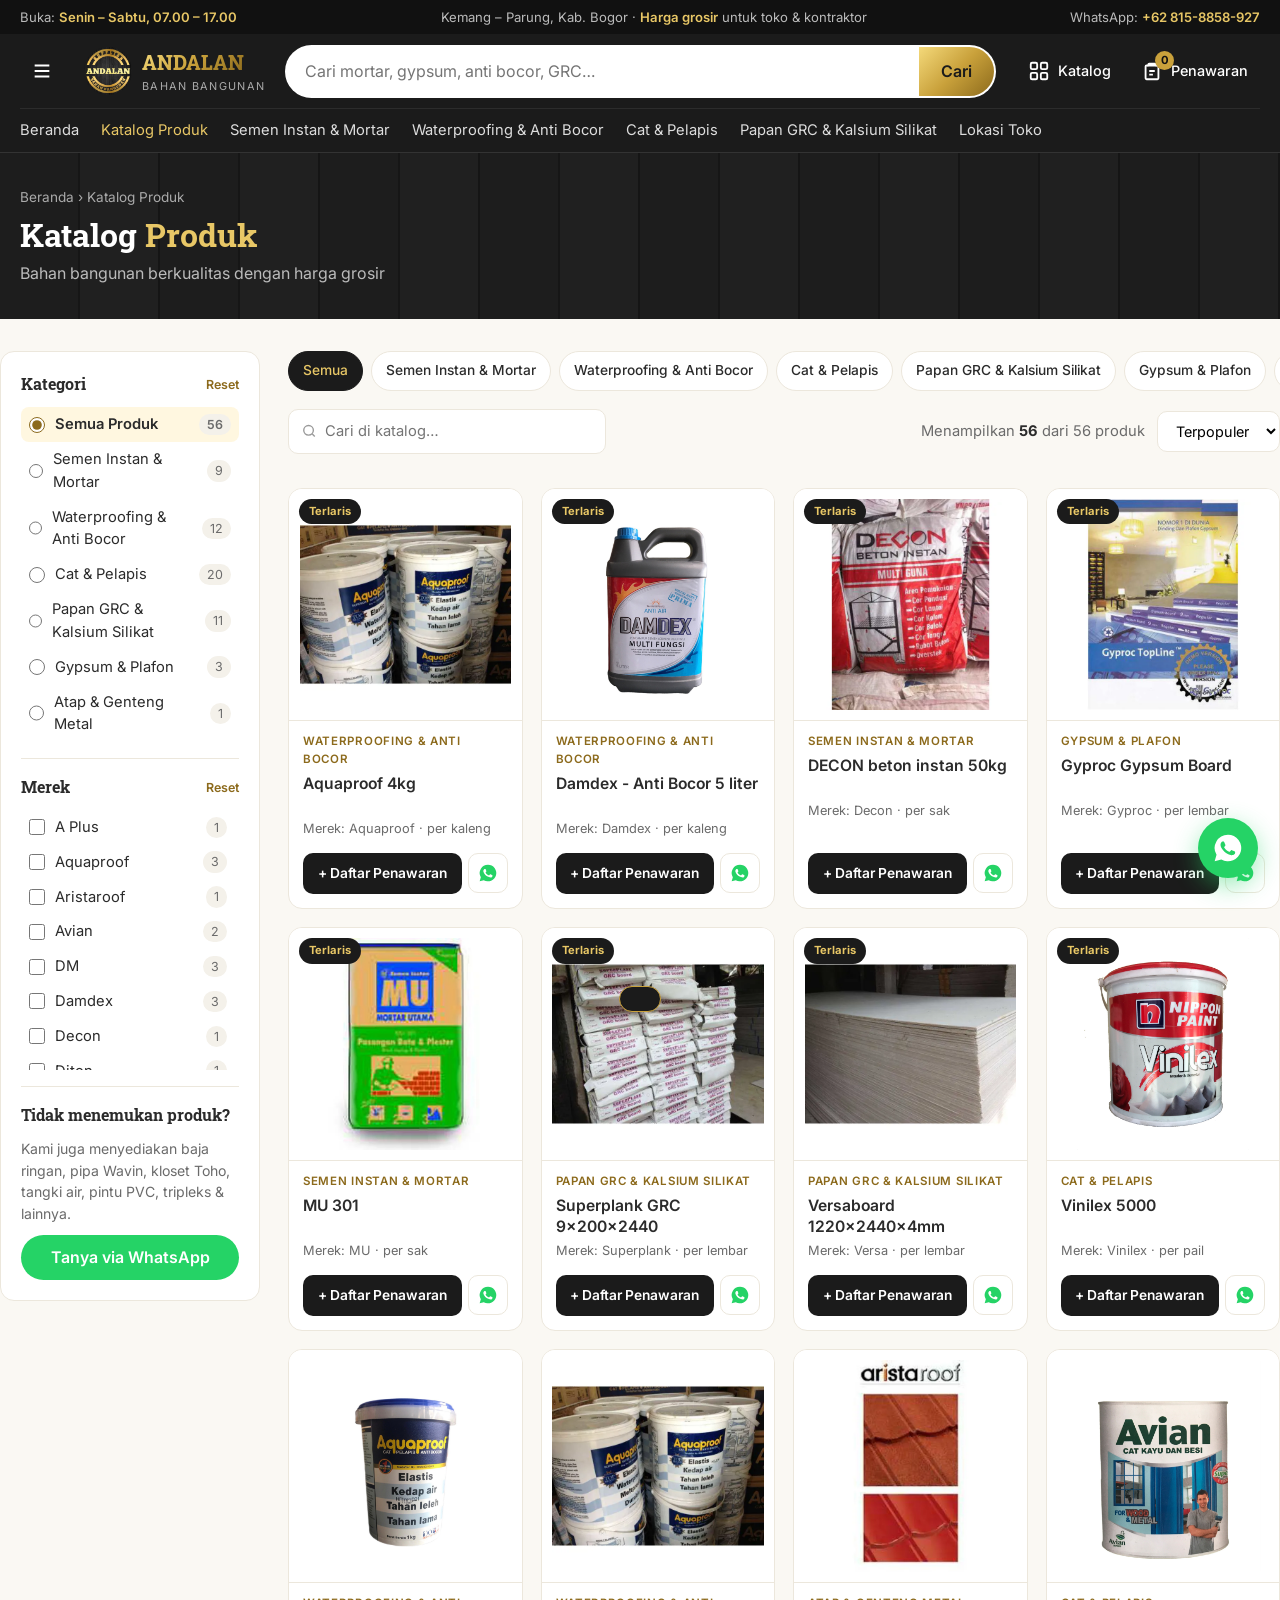
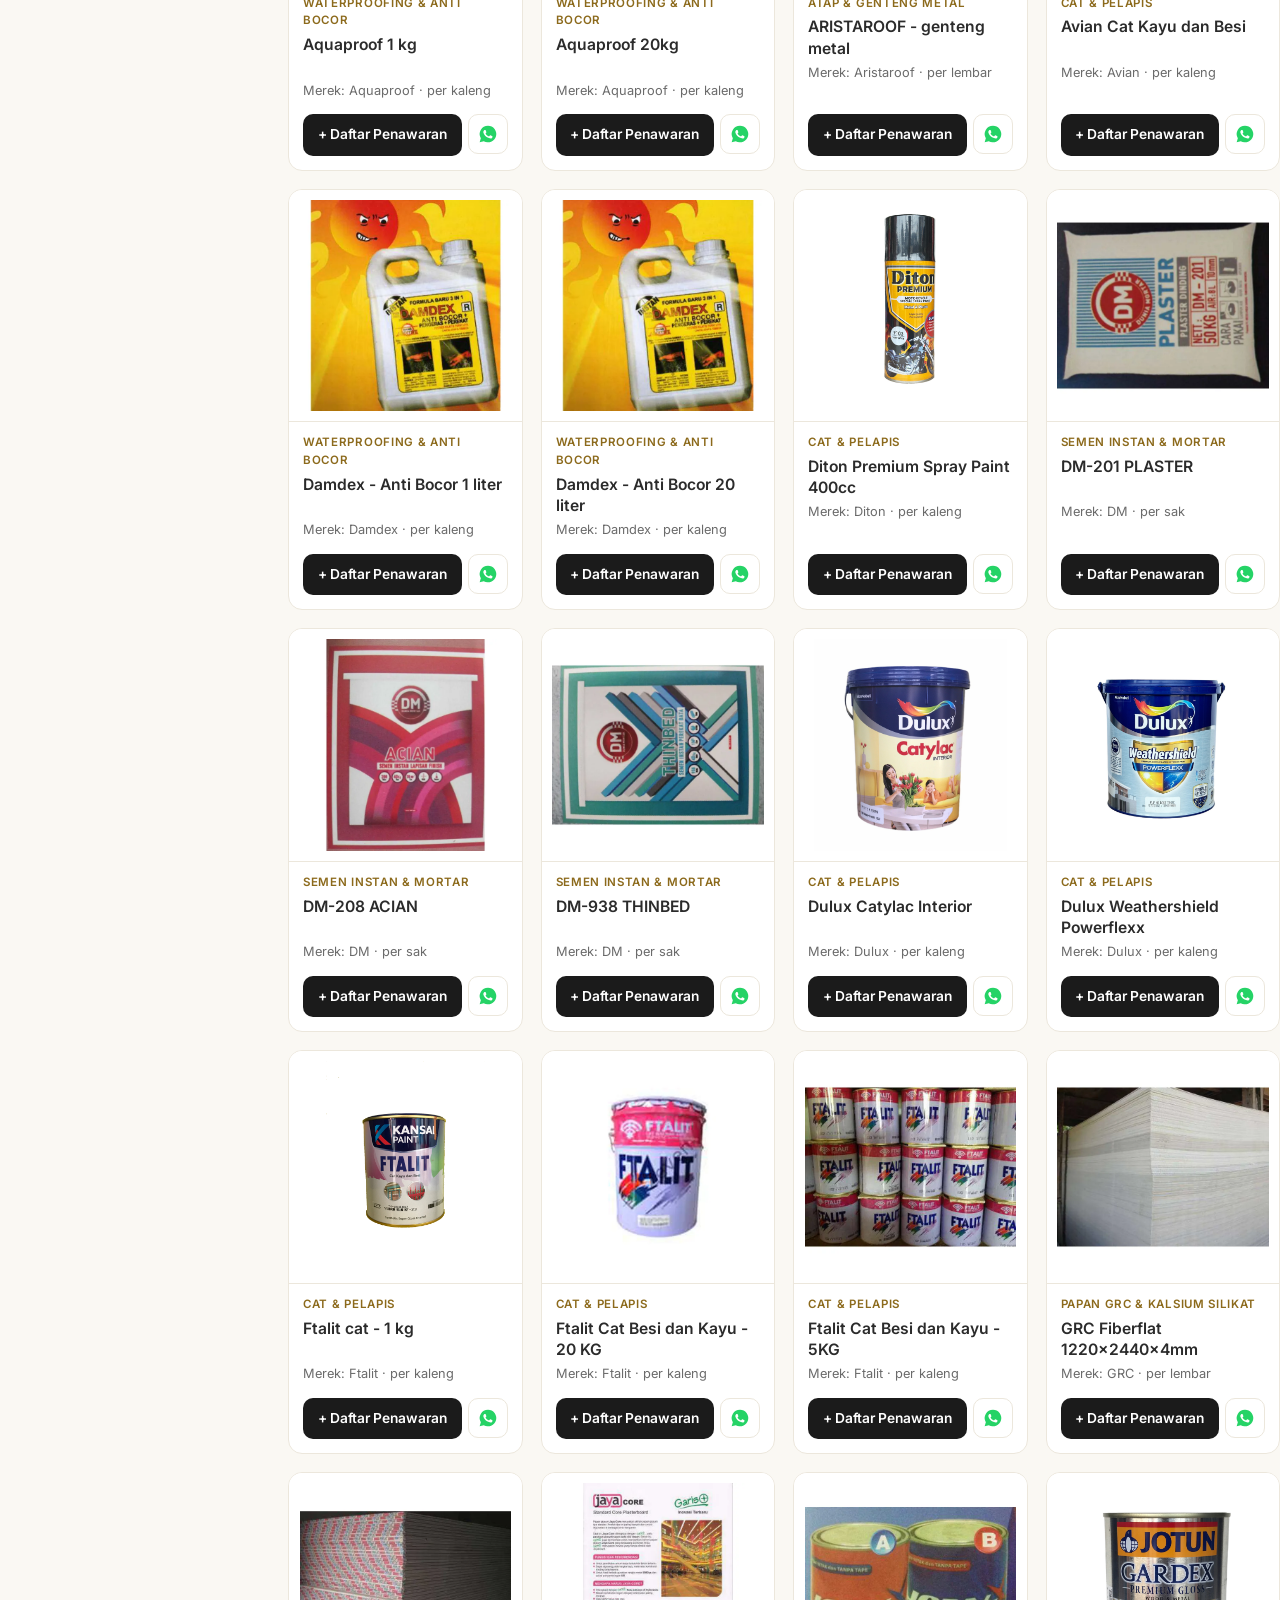
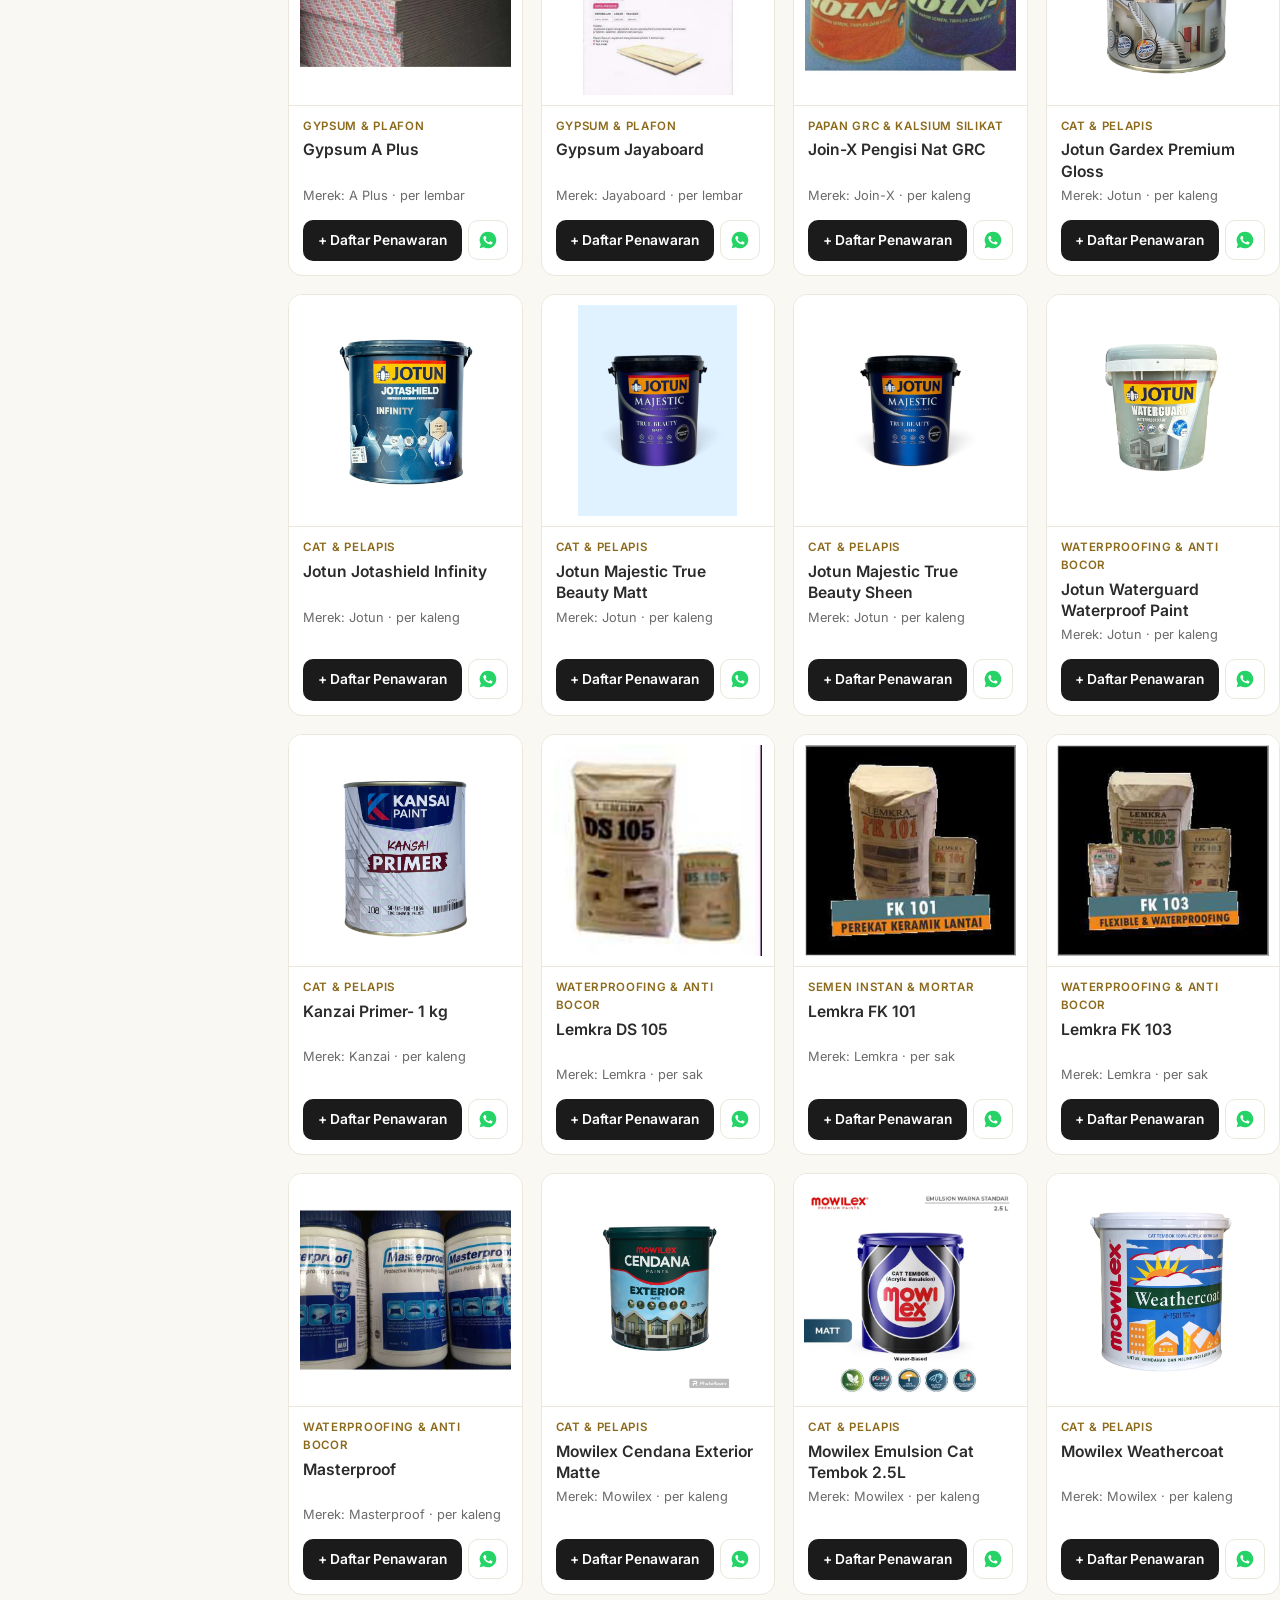
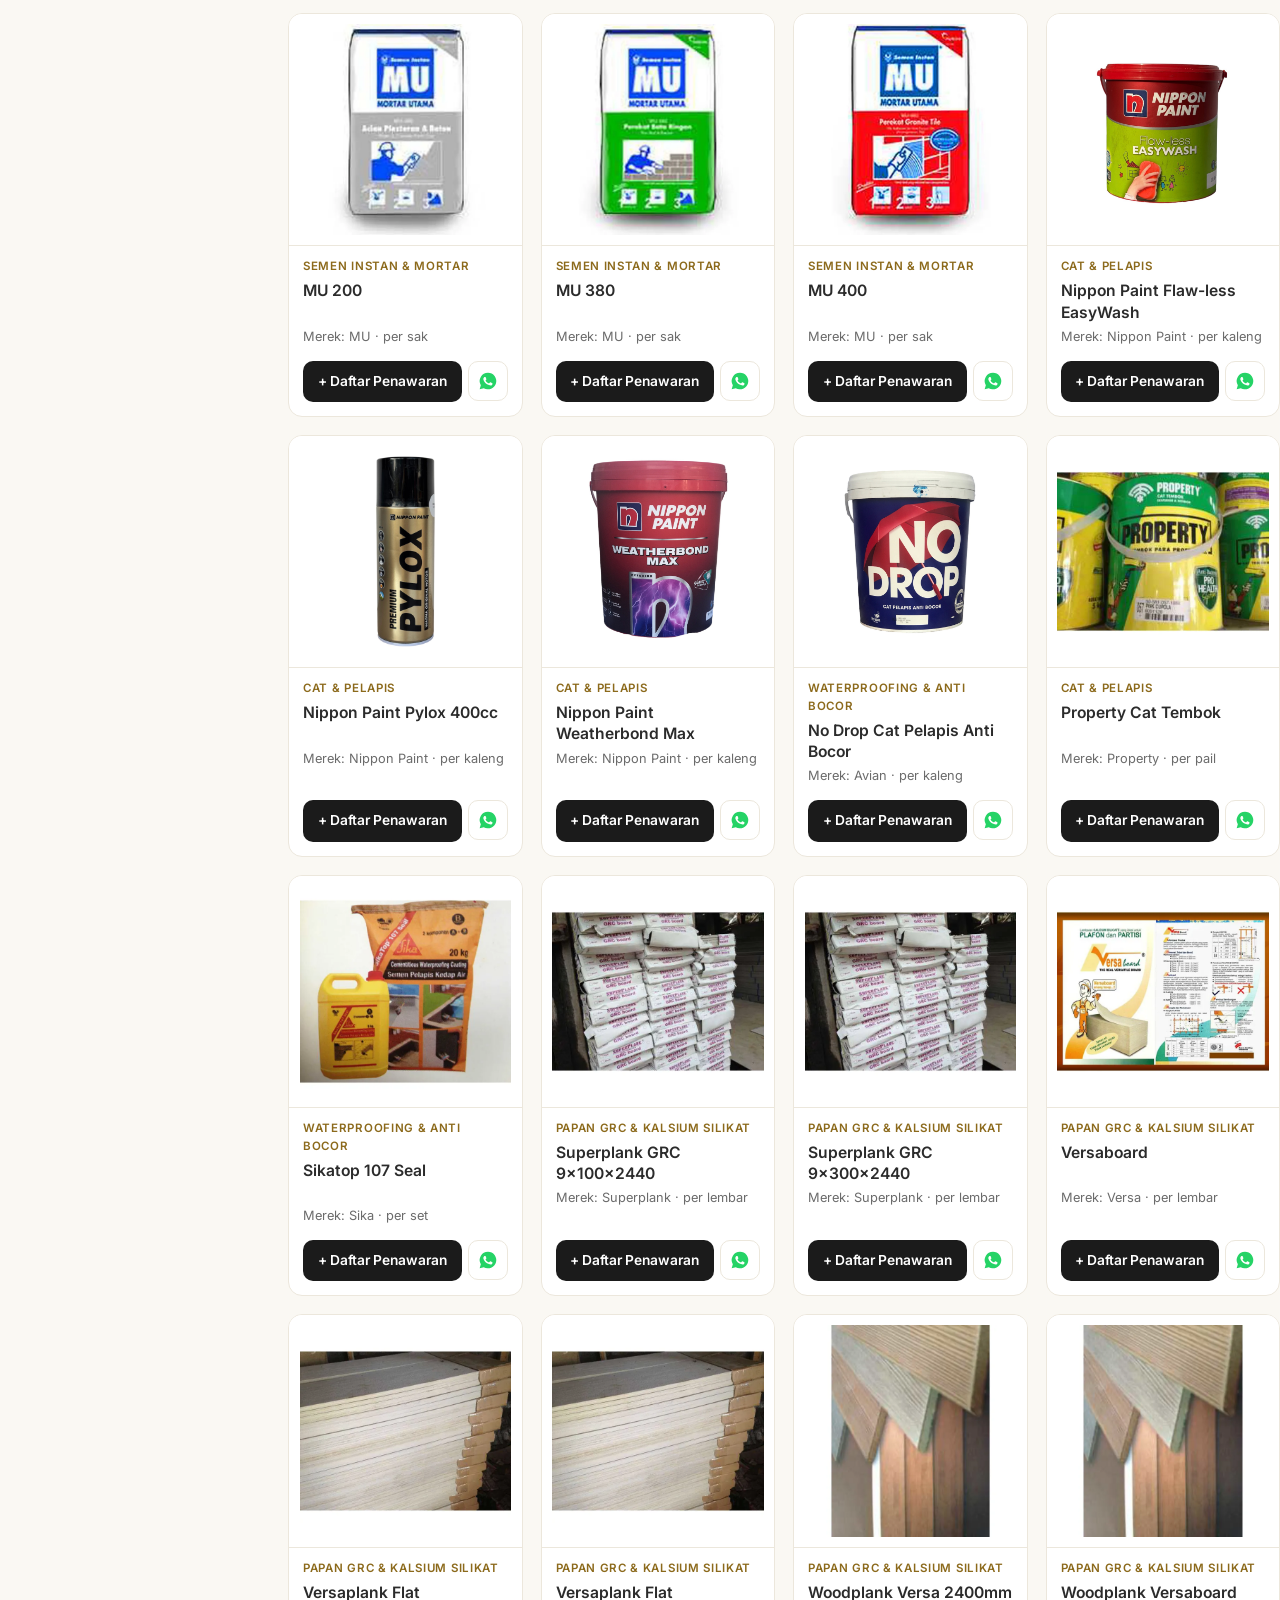
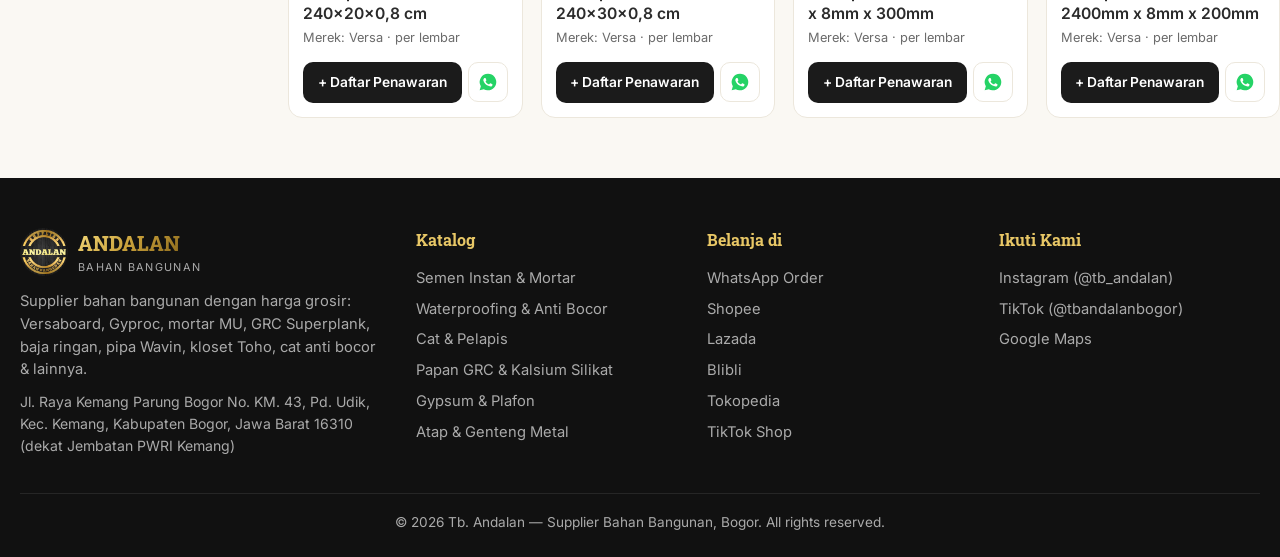
<file: prototype/katalog.html>
<!DOCTYPE html>
<html lang="id">
<head>
<meta charset="UTF-8">
<meta name="viewport" content="width=device-width, initial-scale=1.0">
<title>Katalog Produk — Tb. Andalan Bogor</title>
<meta name="description" content="Katalog bahan bangunan Tb. Andalan Bogor: semen instan, waterproofing, cat, papan GRC, kalsium silikat, gypsum, dan genteng metal.">
<link rel="icon" type="image/jpeg" href="assets/logo.jpg">
<link rel="preconnect" href="https://fonts.googleapis.com">
<link href="https://fonts.googleapis.com/css2?family=Inter:wght@400;500;600;700&family=Roboto+Slab:wght@600;700;800&display=swap" rel="stylesheet">
<link rel="stylesheet" href="assets/css/style.css?v=6">
</head>
<body>

<section class="page-hero">
  <div class="container">
    <div class="crumb"><a href="index.html">Beranda</a> › Katalog Produk</div>
    <h1>Katalog <span>Produk</span></h1>
    <p id="heroSub">Bahan bangunan berkualitas dengan harga grosir</p>
  </div>
</section>

<main class="container catalog">
  <aside class="sidebar" id="sidebar" aria-label="Filter produk">
    <div class="f-group">
      <h4>Kategori <button onclick="setCat('')">Reset</button></h4>
      <div id="fCats"></div>
    </div>
    <div class="f-group">
      <h4>Merek <button onclick="state.brands.clear();apply()">Reset</button></h4>
      <div class="brands" id="fBrands"></div>
    </div>
    <div class="f-group">
      <h4>Tidak menemukan produk?</h4>
      <p style="font-size:.88rem;color:var(--muted);margin-bottom:10px">Kami juga menyediakan baja ringan, pipa Wavin, kloset Toho, tangki air, pintu PVC, tripleks & lainnya.</p>
      <a class="btn btn-wa" style="width:100%;padding:10px" href="#" data-link="wa">Tanya via WhatsApp</a>
    </div>
  </aside>

  <section>
    <div class="cat-tabs" id="catTabs"></div>
    <div class="toolbar">
      <div class="cat-search">
        <svg width="18" height="18" fill="none" stroke="#999" stroke-width="2" viewBox="0 0 24 24"><circle cx="11" cy="11" r="7"/><path d="m20 20-3.5-3.5"/></svg>
        <input id="q" type="search" placeholder="Cari di katalog…" oninput="state.q=this.value;apply()">
      </div>
      <button class="btn btn-ghost filter-toggle" style="padding:10px 16px" onclick="openFilter()">Filter</button>
      <span class="spacer"></span>
      <span class="count" id="count"></span>
      <select id="sort" onchange="state.sort=this.value;apply()" aria-label="Urutkan">
        <option value="pop">Terpopuler</option>
        <option value="az">Nama A–Z</option>
        <option value="za">Nama Z–A</option>
        <option value="brand">Merek</option>
      </select>
    </div>
    <div class="active-filters" id="af"></div>
    <div class="grid" id="grid"></div>
  </section>
</main>

<script src="assets/js/products.js?v=4"></script>
<script src="assets/js/app.js?v=5"></script>
<script>
renderLayout("katalog");

const params = new URLSearchParams(location.search);
const state = { cat: params.get("cat") || "", q: params.get("q") || "", brands: new Set(params.getAll("brand")), sort: "pop" };
$("q").value = state.q;
document.querySelector('header .search input').value = state.q;

const SYN = { "anti bocor": "waterproofing", "plamir": "acian", "semen": "mortar", "plafon": "gypsum", "lisplank": "plank", "triplek": "board", "genteng": "roof" };
function matches(p, q) {
  if (!q) return true;
  const hay = `${p.name} ${p.brand} ${catName(p.cat)} ${p.desc}`.toLowerCase();
  return q.toLowerCase().split(/\s+/).every(w => hay.includes(w) || (SYN[w] && hay.includes(SYN[w]))) || (SYN[q.toLowerCase()] && hay.includes(SYN[q.toLowerCase()]));
}

function setCat(id) { state.cat = state.cat === id ? "" : id; apply(); }
function toggleBrand(b) { state.brands.has(b) ? state.brands.delete(b) : state.brands.add(b); apply(); }
function openFilter() { $("sidebar").classList.add("show"); $("overlay").classList.add("show"); }

function apply() {
  const base = PRODUCTS.filter(p => matches(p, state.q));
  const inCat = base.filter(p => !state.cat || p.cat === state.cat);
  let list = inCat.filter(p => !state.brands.size || state.brands.has(p.brand));

  const order = { pop: (a, b) => (FEATURED.includes(b.slug) - FEATURED.includes(a.slug)) || a.name.localeCompare(b.name),
                  az: (a, b) => a.name.localeCompare(b.name), za: (a, b) => b.name.localeCompare(a.name),
                  brand: (a, b) => a.brand.localeCompare(b.brand) || a.name.localeCompare(b.name) };
  list.sort(order[state.sort]);

  // Sidebar: kategori
  $("fCats").innerHTML = [{ id: "", name: "Semua Produk" }, ...CATEGORIES].map(c => {
    const n = base.filter(p => !c.id || p.cat === c.id).length;
    return `<label class="f-opt ${state.cat === c.id ? "on" : ""}"><input type="radio" name="cat" ${state.cat === c.id ? "checked" : ""} onchange="state.cat='${c.id}';apply()"> ${c.name}<span class="n">${n}</span></label>`;
  }).join("");
  // Tabs (mobile & desktop quick access)
  $("catTabs").innerHTML = [{ id: "", name: "Semua" }, ...CATEGORIES].map(c =>
    `<button class="${state.cat === c.id ? "on" : ""}" onclick="state.cat='${c.id}';apply()">${c.name}</button>`).join("");
  // Sidebar: merek
  const brands = [...new Set(inCat.map(p => p.brand))].sort();
  $("fBrands").innerHTML = brands.map(b => `<label class="f-opt ${state.brands.has(b) ? "on" : ""}"><input type="checkbox" ${state.brands.has(b) ? "checked" : ""} onchange="toggleBrand('${b}')"> ${b}<span class="n">${inCat.filter(p => p.brand === b).length}</span></label>`).join("");

  // Active filter chips
  const chips = [];
  if (state.cat) chips.push(`<span class="af">${catName(state.cat)}<button onclick="state.cat='';apply()">×</button></span>`);
  state.brands.forEach(b => chips.push(`<span class="af">${b}<button onclick="toggleBrand('${b}')">×</button></span>`));
  if (state.q) chips.push(`<span class="af">"${esc(state.q)}"<button onclick="state.q='';$('q').value='';apply()">×</button></span>`);
  $("af").innerHTML = chips.join("");

  $("count").innerHTML = `Menampilkan <b>${list.length}</b> dari ${PRODUCTS.length} produk`;
  $("heroSub").textContent = state.cat ? catName(state.cat) + " — harga grosir untuk toko & kontraktor" : "Bahan bangunan berkualitas dengan harga grosir";
  $("grid").innerHTML = list.length ? list.map(productCard).join("") :
    `<div class="empty">Produk tidak ditemukan di katalog online.<br>Stok toko kami lebih lengkap — <a class="link-gold" href="#" onclick="event.preventDefault();openWA('Halo ${CONFIG.storeName}, saya mencari produk: ' + state.q)">tanyakan via WhatsApp →</a></div>`;

  // Sinkron URL agar link katalog bisa dibagikan (mis. ke WA / IG bio)
  const u = new URLSearchParams();
  if (state.cat) u.set("cat", state.cat);
  if (state.q) u.set("q", state.q);
  state.brands.forEach(b => u.append("brand", b));
  history.replaceState(null, "", location.pathname + (u.toString() ? "?" + u : "") + location.hash);
}
window.onQuoteChange = apply;
apply();
openFromHash();
</script>
</body>
</html>
</file>
<file: prototype/assets/css/style.css>
:root{
  --gold:#C9A13B; --gold-light:#E8C766; --gold-dark:#8C6A1C;
  --dark:#1B1B1B; --dark-2:#2A2A2A;
  --bg:#FAF8F3; --surface:#fff; --text:#2B2B2B; --muted:#6B6B6B; --line:#ECE7DC;
  --radius:14px; --shadow:0 4px 18px rgba(0,0,0,.06);
  --gold-grad:linear-gradient(135deg,#F4D97A 0%,#C9A13B 50%,#8C6A1C 100%);
}
*{box-sizing:border-box;margin:0;padding:0}
html{scroll-behavior:smooth;max-width:100%;overflow-x:hidden}
body{font-family:Inter,system-ui,sans-serif;background:var(--bg);color:var(--text);font-size:16px;line-height:1.55;max-width:100%;overflow-x:hidden}
a{color:inherit;text-decoration:none}
button{font:inherit;cursor:pointer;border:0;background:none;color:inherit}
img{max-width:100%;display:block}
.container{max-width:1280px;margin:0 auto;padding:0 20px}
h1,h2,h3{font-family:"Roboto Slab",serif;line-height:1.2}
.section{padding:56px 0}
.section-head{display:flex;justify-content:space-between;align-items:end;margin-bottom:24px;gap:12px}
.section-head h2{font-size:1.7rem}
.section-head p{color:var(--muted)}
.link-gold{color:var(--gold-dark);font-weight:600;white-space:nowrap}
.link-gold:hover{text-decoration:underline}

/* Buttons */
.btn{display:inline-flex;align-items:center;justify-content:center;gap:8px;padding:13px 22px;border-radius:999px;font-weight:600;transition:.2s}
.btn-gold{background:var(--gold-grad);color:#1B1B1B;box-shadow:0 4px 14px rgba(201,161,59,.35)}
.btn-gold:hover{transform:translateY(-2px);box-shadow:0 8px 22px rgba(201,161,59,.45)}
.btn-outline{border:1.5px solid var(--gold);color:var(--gold-light)}
.btn-outline:hover{background:rgba(201,161,59,.12)}
.btn-dark{background:var(--dark);color:#fff}
.btn-dark:hover{color:var(--gold-light)}
.btn-wa{background:#25D366;color:#fff}
.btn-wa:hover{background:#1fb959}
.btn-ghost{border:1px solid var(--line);background:#fff}
.btn-ghost:hover{border-color:var(--gold)}

/* Topbar */
.topbar{background:#111;color:#bbb;font-size:.82rem}
.topbar .container{display:flex;justify-content:space-between;padding-top:7px;padding-bottom:7px;gap:10px}
.topbar b{color:var(--gold-light);font-weight:600}

/* Header */
header{background:var(--dark);position:sticky;top:0;z-index:50;border-bottom:1px solid #333}
.nav{display:flex;align-items:center;gap:20px;height:74px}
.brand{display:flex;align-items:center;gap:10px;color:#fff;flex:none}
.brand img{width:48px;height:48px;border-radius:50%;object-fit:cover}
.brand span{font-family:"Roboto Slab";font-weight:800;font-size:1.25rem;background:var(--gold-grad);-webkit-background-clip:text;background-clip:text;color:transparent}
.brand small{display:block;font-family:Inter;font-size:.68rem;color:#aaa;letter-spacing:.12em}
.search{flex:1;display:flex;background:#fff;border-radius:999px;overflow:hidden;border:2px solid transparent;transition:.2s}
.search:focus-within{border-color:var(--gold)}
.search input{flex:1;border:0;outline:0;padding:12px 18px;font:inherit;min-width:0}
.search button{background:var(--gold-grad);padding:0 22px;font-weight:600;color:#1B1B1B}
.nav-actions{display:flex;gap:6px;align-items:center}
.nav-burger{display:none;width:44px;height:44px;padding:0;justify-content:center;flex:none}
.icon-btn{position:relative;min-height:44px;padding:0 12px;border-radius:999px;display:flex;align-items:center;gap:8px;color:#fff;transition:.2s;font-size:.9rem;font-weight:500}
.icon-btn:hover{background:#333}
.icon-btn svg{width:22px;height:22px;flex:none}
.badge{position:absolute;top:2px;left:26px;background:var(--gold);color:#111;font-size:.7rem;font-weight:700;min-width:19px;height:19px;border-radius:99px;display:grid;place-items:center;padding:0 5px}
.menu{display:flex;gap:22px;padding:10px 0;font-size:.92rem;color:#ddd;border-top:1px solid #2c2c2c;overflow-x:auto;white-space:nowrap;scrollbar-width:none}
.menu::-webkit-scrollbar{display:none}
.menu a:hover,.menu a.active{color:var(--gold-light)}

/* Mobile nav drawer */
.mobile-nav{position:fixed;top:0;left:0;height:100%;width:min(320px,86%);background:#fff;z-index:92;transform:translateX(-100%);transition:.3s;display:flex;flex-direction:column}
.mobile-nav.show{transform:none}
.mobile-nav-list{flex:1;overflow:auto;padding:12px 16px;display:flex;flex-direction:column;gap:4px}
.mobile-nav-list a{display:flex;align-items:center;gap:10px;padding:12px 14px;border-radius:10px;font-weight:500;min-height:46px;transition:.15s}
.mobile-nav-list a:hover,.mobile-nav-list a:active{background:#FFF7E0;color:var(--gold-dark)}
.mobile-nav-label{font-size:.75rem;text-transform:uppercase;letter-spacing:.08em;color:var(--muted);font-weight:700;padding:12px 14px 4px}
.chip.is-soon{opacity:.72}

/* Hero */
.hero{position:relative;isolation:isolate;background:
  linear-gradient(90deg,rgba(17,17,17,.96) 0%,rgba(17,17,17,.82) 55%,rgba(17,17,17,.6) 100%),
  repeating-linear-gradient(90deg,#1d1d1d 0 78px,#161616 78px 80px,#202020 80px 158px,#151515 158px 160px);
  color:#fff;overflow:hidden}
.hero-slides{position:absolute;inset:0;z-index:0;pointer-events:none}
.hero-slide{position:absolute;inset:0;background-size:cover;background-position:center;background-repeat:no-repeat;opacity:0;transform:scale(1.06);transition:opacity 1.15s ease-in-out,transform 6.5s ease-out;will-change:opacity,transform}
.hero-slide.is-active{opacity:1;transform:scale(1)}
.hero-overlay{position:absolute;inset:0;z-index:1;pointer-events:none;background:
  linear-gradient(90deg,rgba(12,12,12,.94) 0%,rgba(14,14,14,.84) 44%,rgba(17,17,17,.60) 76%,rgba(17,17,17,.45) 100%),
  linear-gradient(180deg,rgba(10,10,10,.36) 0%,rgba(10,10,10,0) 28%,rgba(10,10,10,.58) 100%)}
.hero .container{position:relative;z-index:2;display:grid;grid-template-columns:1.2fr .8fr;gap:40px;align-items:center;padding-top:64px;padding-bottom:76px}
.eyebrow{display:inline-block;border:1px solid var(--gold);color:var(--gold-light);padding:5px 14px;border-radius:99px;font-size:.78rem;letter-spacing:.1em;margin-bottom:18px;font-weight:600;background:rgba(17,17,17,.45);backdrop-filter:blur(4px);text-shadow:0 2px 10px rgba(0,0,0,.65)}
.hero h1{font-size:clamp(2rem,4.5vw,3.2rem);margin-bottom:16px;text-shadow:0 4px 20px rgba(0,0,0,.78),0 1px 4px rgba(0,0,0,.9)}
.hero h1 em{font-style:normal;background:var(--gold-grad);-webkit-background-clip:text;background-clip:text;color:transparent;text-shadow:none;filter:drop-shadow(0 3px 12px rgba(0,0,0,.75))}
.hero p{color:#e0e0e0;max-width:560px;margin-bottom:28px;font-size:1.05rem;text-shadow:0 2px 12px rgba(0,0,0,.85)}
.hero-cta{display:flex;gap:12px;flex-wrap:wrap}
.hero .btn-outline{background:rgba(17,17,17,.42);backdrop-filter:blur(4px);text-shadow:0 1px 6px rgba(0,0,0,.7)}
.hero-stats{display:flex;gap:32px;margin-top:36px;flex-wrap:wrap}
.hero-stats b{display:block;font-family:"Roboto Slab";font-size:1.6rem;color:var(--gold-light);text-shadow:0 2px 12px rgba(0,0,0,.75)}
.hero-stats span{font-size:.85rem;color:#c8c8c8;text-shadow:0 1px 8px rgba(0,0,0,.85)}
.hero-logo{justify-self:center;width:min(330px,80%);aspect-ratio:1;border-radius:50%;overflow:hidden;box-shadow:0 0 0 6px rgba(201,161,59,.3),0 26px 56px rgba(0,0,0,.75);filter:drop-shadow(0 16px 32px rgba(0,0,0,.78))}
.hero-logo img{width:100%;height:100%;object-fit:cover}
.hero-controls{position:absolute;left:50%;bottom:18px;transform:translateX(-50%);z-index:3;display:inline-flex;align-items:center;gap:10px;padding:6px 12px;border-radius:999px;background:rgba(15,15,15,.55);border:1px solid rgba(201,161,59,.3);backdrop-filter:blur(6px)}
.hero-nav-btn{width:28px;height:28px;border-radius:50%;display:grid;place-items:center;color:#e5e5e5;font-size:1.15rem;line-height:1;transition:.2s}
.hero-nav-btn:hover,.hero-nav-btn:focus-visible{background:rgba(201,161,59,.22);color:var(--gold-light);outline:0}
.hero-dots{display:flex;align-items:center;gap:7px}
.hero-dot{width:8px;height:8px;border-radius:999px;background:rgba(255,255,255,.38);transition:width .3s ease,background .3s ease,opacity .2s}
.hero-dot:hover{background:rgba(232,199,102,.78)}
.hero-dot.is-active{width:24px;background:var(--gold-light);box-shadow:0 0 10px rgba(232,199,102,.55)}
@media (prefers-reduced-motion:reduce){
  .hero-slide{transition:opacity .4s ease;transform:none}
  .hero-slide.is-active{transform:none}
}

/* Page header (katalog) */
.page-hero{background:var(--dark);color:#fff;padding:34px 0;background-image:repeating-linear-gradient(90deg,#1d1d1d 0 78px,#161616 78px 80px,#202020 80px 158px,#151515 158px 160px)}
.crumb{font-size:.85rem;color:#aaa;margin-bottom:8px}
.crumb a:hover{color:var(--gold-light)}
.page-hero h1{font-size:2rem}
.page-hero h1 span{color:var(--gold-light)}
.page-hero p{color:#bbb;margin-top:6px}

/* Channels strip */
.channels{background:#fff;border-bottom:1px solid var(--line)}
.channels .container{display:flex;align-items:center;gap:12px;flex-wrap:wrap;padding-top:14px;padding-bottom:14px}
.channels .lbl{color:var(--muted);font-size:.9rem;margin-right:4px;white-space:nowrap}
.chip{display:inline-flex;align-items:center;gap:8px;padding:8px 16px;border-radius:9999px;border:1px solid #E5E7EB;font-weight:600;font-size:.88rem;transition:transform .2s ease,box-shadow .2s ease,border-color .2s ease;background:#fff;white-space:nowrap;flex-shrink:0}
.chip:hover{border-color:var(--gold);transform:translateY(-1px);box-shadow:0 4px 12px rgba(0,0,0,.07)}
.chip[data-link="wa"]:hover{border-color:#25D366;box-shadow:0 4px 12px rgba(37,211,102,.18)}
.chip[data-link="shopee"]:hover{border-color:#EE4D2D;box-shadow:0 4px 12px rgba(238,77,45,.18)}
.chip[data-link="lazada"]:hover{border-color:#ED008C;box-shadow:0 4px 12px rgba(237,0,140,.18)}
.chip[data-link="blibli"]:hover{border-color:#0095DA;box-shadow:0 4px 12px rgba(0,149,218,.18)}
.chip[data-link="tokopedia"]:hover{border-color:#42B549;box-shadow:0 4px 12px rgba(66,181,73,.18)}
.chip[data-link="tiktok"]:hover,.chip[data-link="tiktokShop"]:hover{border-color:#111111;box-shadow:0 4px 12px rgba(17,17,17,.16)}
.chip[data-link="ig"]:hover{border-color:#E1306C;box-shadow:0 4px 12px rgba(225,48,108,.18)}
@media (max-width:640px){
  .channels .container{flex-wrap:nowrap;overflow-x:auto;scrollbar-width:none;-webkit-overflow-scrolling:touch}
  .channels .container::-webkit-scrollbar{display:none}
}
.dot{width:10px;height:10px;border-radius:50%}

/* Categories */
.cats{display:grid;grid-template-columns:repeat(6,1fr);gap:14px}
.cat{background:var(--surface);border:1px solid var(--line);border-radius:var(--radius);padding:20px 12px;text-align:center;transition:.2s;display:block}
.cat:hover{border-color:var(--gold);box-shadow:var(--shadow);transform:translateY(-2px)}
.cat .ico{width:64px;height:64px;margin:0 auto 10px;display:grid;place-items:center;border-radius:50%;background:#F6F0E1;color:var(--gold-dark)}
.cat .ico svg{width:30px;height:30px}
.app-logo{width:20px;height:20px;flex-shrink:0;display:block}
.cat b{font-size:.92rem;font-weight:600;display:block}
.cat small{color:var(--muted);font-size:.8rem}

/* Product card */
.grid{display:grid;grid-template-columns:repeat(4,1fr);gap:18px}
.card{background:var(--surface);border:1px solid var(--line);border-radius:var(--radius);overflow:hidden;display:flex;flex-direction:column;transition:.2s}
.card:hover{box-shadow:0 10px 28px rgba(0,0,0,.08);transform:translateY(-3px)}
.thumb{aspect-ratio:1;background:#fff;position:relative;overflow:hidden;cursor:pointer;border-bottom:1px solid var(--line)}
.thumb img{width:100%;height:100%;object-fit:contain;padding:10px;transition:.3s}
.card:hover .thumb img{transform:scale(1.04)}
.tag{position:absolute;top:10px;left:10px;background:var(--dark);color:var(--gold-light);font-size:.7rem;font-weight:700;padding:4px 10px;border-radius:99px;z-index:1}
.card-body{padding:12px 14px 14px;display:flex;flex-direction:column;gap:4px;flex:1}
.card-cat{font-size:.72rem;color:var(--gold-dark);text-transform:uppercase;letter-spacing:.06em;font-weight:600}
.card h3{font-family:Inter;font-size:.98rem;font-weight:600;line-height:1.35;cursor:pointer;display:-webkit-box;-webkit-line-clamp:2;-webkit-box-orient:vertical;overflow:hidden;min-height:2.7em}
.card h3:hover{color:var(--gold-dark)}
.card-brand{font-size:.8rem;color:var(--muted)}
.price-ask{font-size:.85rem;color:var(--muted);margin-top:2px}
.price-ask b{color:var(--gold-dark);font-family:"Roboto Slab"}
.card-actions{display:flex;gap:6px;margin-top:auto;padding-top:10px}
.add{flex:1;background:var(--dark);color:#fff;padding:10px 8px;border-radius:10px;font-weight:600;font-size:.86rem;transition:.2s}
.add:hover{background:#000;color:var(--gold-light)}
.add.in{background:#FFF4D6;color:var(--gold-dark);border:1px solid var(--gold)}
.mini{width:40px;height:40px;border-radius:10px;border:1px solid var(--line);display:grid;place-items:center;transition:.2s;flex:none}
.mini:hover{border-color:#25D366;background:#effcf3}
.mini svg{width:20px;height:20px;fill:#25D366}
.empty{grid-column:1/-1;text-align:center;padding:50px 20px;color:var(--muted)}
.empty .big{font-size:2.5rem;margin-bottom:8px}

/* Catalog layout */
.catalog{display:grid;grid-template-columns:260px 1fr;gap:28px;padding:32px 0 60px;align-items:start}
.sidebar{background:#fff;border:1px solid var(--line);border-radius:var(--radius);padding:20px;position:sticky;top:140px}
.sidebar h4{font-family:"Roboto Slab";font-size:1rem;margin-bottom:10px;display:flex;justify-content:space-between;align-items:center}
.sidebar h4 button{font-family:Inter;font-size:.78rem;color:var(--gold-dark);font-weight:600}
.f-group{padding:16px 0;border-bottom:1px solid var(--line)}
.f-group:first-child{padding-top:0}
.f-group:last-child{border:0;padding-bottom:0}
.f-opt{display:flex;align-items:center;gap:10px;padding:6px 8px;border-radius:8px;cursor:pointer;font-size:.92rem;transition:.15s}
.f-opt:hover{background:#FAF6EA}
.f-opt input{accent-color:var(--gold-dark);width:16px;height:16px}
.f-opt .n{margin-left:auto;font-size:.78rem;color:var(--muted);background:#F4F1EA;padding:1px 8px;border-radius:99px}
.f-opt.on{background:#FFF7E0;font-weight:600}
.brands{max-height:260px;overflow:auto;padding-right:4px}
.toolbar{display:flex;align-items:center;gap:12px;margin-bottom:18px;flex-wrap:wrap}
.toolbar .count{color:var(--muted);font-size:.92rem}
.toolbar .count b{color:var(--text)}
.toolbar .spacer{flex:1}
.toolbar select{padding:10px 14px;border:1px solid var(--line);border-radius:10px;font:inherit;background:#fff;font-size:.9rem}
.cat-search{display:flex;align-items:center;gap:8px;background:#fff;border:1px solid var(--line);border-radius:10px;padding:0 12px;flex:1;max-width:340px}
.cat-search input{border:0;outline:0;padding:10px 0;font:inherit;font-size:.92rem;width:100%}
.cat-search:focus-within{border-color:var(--gold)}
.active-filters{display:flex;gap:8px;flex-wrap:wrap;margin-bottom:16px}
.af{display:inline-flex;align-items:center;gap:6px;background:var(--dark);color:var(--gold-light);padding:5px 8px 5px 12px;border-radius:99px;font-size:.82rem;font-weight:500}
.af button{width:20px;height:20px;border-radius:50%;background:#333;color:#fff;font-size:.8rem;line-height:1}
.filter-toggle{display:none}
.cat-tabs{display:flex;gap:8px;overflow-x:auto;padding-bottom:4px;margin-bottom:14px;scrollbar-width:none}
.cat-tabs::-webkit-scrollbar{display:none}
.cat-tabs button{flex:none;padding:8px 14px;border-radius:99px;border:1px solid var(--line);background:#fff;font-size:.86rem;font-weight:500}
.cat-tabs button.on{background:var(--dark);color:var(--gold-light);border-color:var(--dark)}

/* Product modal */
.modal{position:fixed;inset:0;z-index:95;display:grid;place-items:center;padding:20px;pointer-events:none;opacity:0;transition:.25s}
.modal.show{opacity:1;pointer-events:auto}
.modal-box{background:#fff;border-radius:18px;max-width:920px;width:100%;max-height:90vh;overflow:auto;display:grid;grid-template-columns:1fr 1.1fr;position:relative;transform:translateY(20px);transition:.25s}
.modal.show .modal-box{transform:none}
.modal-close{position:absolute;top:12px;right:12px;width:38px;height:38px;border-radius:50%;background:#F4F1EA;font-size:1.4rem;z-index:2}
.modal-img{background:#fff;border-right:1px solid var(--line);display:grid;place-items:center;padding:24px;min-height:320px}
.modal-img img{max-height:420px;object-fit:contain}
.modal-info{padding:28px;display:flex;flex-direction:column;gap:12px}
.modal-info h2{font-size:1.5rem;padding-right:30px}
.meta{display:flex;gap:8px;flex-wrap:wrap}
.meta span{font-size:.78rem;background:#F6F0E1;color:var(--gold-dark);padding:4px 10px;border-radius:99px;font-weight:600}
.ask-box{background:#FFF9EA;border:1px dashed var(--gold);border-radius:12px;padding:14px;font-size:.9rem}
.ask-box b{font-family:"Roboto Slab";color:var(--gold-dark);font-size:1.05rem;display:block}
.desc{font-size:.92rem;color:#444;white-space:pre-line;max-height:200px;overflow:auto;padding-right:6px}
.qty-row{display:flex;gap:10px;align-items:center}
.modal-actions{display:grid;grid-template-columns:1fr 1fr;gap:10px}
.mp-row{display:flex;gap:8px;flex-wrap:wrap;font-size:.85rem;color:var(--muted);align-items:center;border-top:1px solid var(--line);padding-top:12px}

/* Panels / forms */
.two{display:grid;grid-template-columns:1fr 1fr;gap:24px}
.two>*,.loc>*,.np3d-studio>*,.hero .container>*{min-width:0}
.panel{background:var(--surface);border:1px solid var(--line);border-radius:var(--radius);padding:28px;min-width:0;max-width:100%}
.panel h3{font-size:1.3rem;margin-bottom:6px}
.panel p.sub{color:var(--muted);margin-bottom:18px}
.field{display:flex;flex-direction:column;gap:6px;margin-bottom:14px;min-width:0}
.field label{font-size:.85rem;font-weight:600}
.field input,.field select,.field textarea{width:100%;max-width:100%;min-width:0;padding:12px 14px;border:1px solid var(--line);border-radius:10px;font:inherit;background:#fff;outline:0}
.field select{text-overflow:ellipsis}
.field input:focus,.field select:focus,.field textarea:focus{border-color:var(--gold)}
.row{display:grid;grid-template-columns:1fr 1fr;gap:12px}
.result{background:#FFF9EA;border:1px dashed var(--gold);border-radius:10px;padding:14px;margin-top:6px;font-weight:500;overflow-wrap:anywhere}
.why{background:var(--dark);color:#fff;border:0}
.why ul{list-style:none;display:grid;gap:16px;margin-top:16px}
.why li{display:flex;gap:14px}
.why li>div{min-width:0;overflow-wrap:anywhere}
.why li i{font-style:normal;font-family:"Roboto Slab",serif;font-weight:700;font-size:1rem;color:var(--gold-light);width:46px;height:46px;flex:none;display:grid;place-items:center;border-radius:12px;background:#2c2c2c;border:1px solid #3a3a3a}
.why li b{color:var(--gold-light)}
.why li span{display:block;color:#bbb;font-size:.9rem}
.info-list{list-style:none;display:grid;gap:12px;margin:16px 0 22px}
.info-list li{display:flex;gap:10px}

/* Brands strip */
.brand-strip{display:flex;flex-wrap:wrap;gap:10px;justify-content:center}
.brand-strip a{padding:10px 18px;border:1px solid var(--line);border-radius:10px;background:#fff;font-weight:700;color:#555;font-size:.92rem;transition:.2s}
.brand-strip a:hover{border-color:var(--gold);color:var(--gold-dark)}

/* Social */
.social-grid{display:grid;grid-template-columns:repeat(4,1fr);gap:14px}
.post{aspect-ratio:9/14;border-radius:var(--radius);background:linear-gradient(180deg,rgba(0,0,0,0) 40%,rgba(0,0,0,.85)),var(--bgimg,linear-gradient(135deg,#3a3122,#1b1b1b)) center/cover;color:#fff;display:flex;flex-direction:column;justify-content:flex-end;padding:16px;position:relative;overflow:hidden}
.post .play{position:absolute;inset:0;display:grid;place-items:center;font-size:2.6rem;opacity:.9;text-shadow:0 4px 20px rgba(0,0,0,.6)}
.post small{color:var(--gold-light);font-weight:600}

/* Location */
.loc{display:grid;grid-template-columns:1fr 1.3fr;gap:24px;align-items:stretch}
.map{border-radius:var(--radius);min-height:320px;border:1px solid var(--line);overflow:hidden;background:#eee}
.map iframe{width:100%;height:100%;min-height:320px;border:0}

/* Footer */
footer{background:#111;color:#aaa;padding:50px 0 24px}
.foot{display:grid;grid-template-columns:1.4fr 1fr 1fr 1fr;gap:30px}
footer h4{color:var(--gold-light);font-family:"Roboto Slab";margin-bottom:14px}
footer ul{list-style:none;display:grid;gap:8px;font-size:.92rem}
footer a:hover{color:var(--gold-light)}
.copy{border-top:1px solid #262626;margin-top:36px;padding-top:18px;font-size:.85rem;text-align:center}

/* Interactive 3D Floating Marketplace & Social Hub */
.fab-hub{position:fixed;right:22px;bottom:22px;z-index:9999;pointer-events:none}
.fab-menu{position:absolute;right:0;bottom:100%;display:flex;flex-direction:column;align-items:flex-end;gap:8px;padding-bottom:14px;perspective:1000px;transform-style:preserve-3d;pointer-events:none;visibility:hidden}
/* Transparent hover bridge between WA button and floating menu */
.fab-menu::after{content:"";position:absolute;left:0;right:0;bottom:0;height:20px;background:transparent}
.fab-menu-head{font-size:.7rem;font-weight:700;letter-spacing:.08em;text-transform:uppercase;color:#D4AF37;background:rgba(18,22,29,.92);border:1px solid rgba(212,175,55,.35);backdrop-filter:blur(12px);padding:5px 12px;border-radius:9999px;box-shadow:0 8px 20px rgba(0,0,0,.35);opacity:0;transform:rotateX(-45deg) translateY(16px) scale(.85);transform-origin:bottom center;backface-visibility:hidden;transition:transform .38s cubic-bezier(.34,1.56,.64,1),opacity .25s ease;transition-delay:calc(7 * 40ms)}
.fab-item{display:inline-flex;align-items:center;gap:10px;padding:7px 14px 7px 8px;border-radius:9999px;background:rgba(18,22,29,.92);backdrop-filter:blur(12px);-webkit-backdrop-filter:blur(12px);border:1px solid rgba(255,255,255,.12);color:#fff;font-size:.84rem;font-weight:600;white-space:nowrap;box-shadow:0 10px 24px rgba(0,0,0,.38);opacity:0;transform-origin:bottom right;backface-visibility:hidden;transform:rotateX(-45deg) translateY(20px) scale(.85);transition:transform .42s cubic-bezier(.34,1.56,.64,1),opacity .26s ease,border-color .2s ease,box-shadow .2s ease;transition-delay:calc(var(--i,0) * 40ms)}
.fab-ico{width:28px;height:28px;border-radius:50%;background:rgba(255,255,255,.1);display:grid;place-items:center;flex-shrink:0}
.fab-ico svg{width:20px;height:20px;display:block}
.fab-hub.is-open .fab-menu{pointer-events:auto;visibility:visible}
.fab-hub.is-open .fab-menu-head,
.fab-hub.is-open .fab-item{opacity:1;transform:rotateX(0deg) translateY(0) scale(1)}
.fab-hub.is-open .fab-item:hover{transform:translateZ(20px) translateX(-8px) scale(1.04);border-color:#D4AF37;box-shadow:0 16px 32px rgba(0,0,0,.52),0 0 0 1px rgba(212,175,55,.48);transition-delay:0ms}
@keyframes fabPulse{
  0%{box-shadow:0 8px 24px rgba(37,211,102,.45),0 0 0 0 rgba(37,211,102,.55)}
  70%{box-shadow:0 8px 24px rgba(37,211,102,.45),0 0 0 14px rgba(37,211,102,0)}
  100%{box-shadow:0 8px 24px rgba(37,211,102,.45),0 0 0 0 rgba(37,211,102,0)}
}
.fab{position:relative;pointer-events:auto;width:60px;height:60px;border-radius:50%;background:#25D366;display:grid;place-items:center;box-shadow:0 8px 24px rgba(37,211,102,.45);animation:fabPulse 2.4s infinite;transition:transform .35s cubic-bezier(.34,1.56,.64,1),box-shadow .25s ease}
.fab-hub.is-open .fab{transform:perspective(600px) rotateY(15deg) scale(1.08);box-shadow:0 14px 30px rgba(37,211,102,.58),0 0 0 2px rgba(212,175,55,.55)}
.fab svg{width:32px;height:32px;fill:#fff}

/* Quote drawer */
.overlay{position:fixed;inset:0;background:rgba(0,0,0,.5);opacity:0;pointer-events:none;transition:.25s;z-index:80}
.overlay.show{opacity:1;pointer-events:auto}
.drawer{position:fixed;top:0;right:0;height:100%;width:min(430px,100%);background:#fff;z-index:90;transform:translateX(100%);transition:.3s;display:flex;flex-direction:column}
.drawer.show{transform:none}
.drawer-head{background:var(--dark);color:#fff;padding:18px 20px;display:flex;justify-content:space-between;align-items:center}
.drawer-head h3{color:var(--gold-light)}
.drawer-head p{font-size:.8rem;color:#aaa}
.drawer-body{flex:1;overflow:auto;padding:8px 20px}
.ci{display:flex;gap:12px;padding:12px 0;border-bottom:1px solid var(--line);align-items:center}
.ci img{width:56px;height:56px;border-radius:10px;border:1px solid var(--line);object-fit:contain;background:#fff;flex:none}
.ci-info{flex:1;min-width:0}
.ci-info b{font-size:.9rem;font-weight:600;display:block;line-height:1.3}
.ci-info span{font-size:.8rem;color:var(--muted)}
.qty{display:flex;align-items:center;border:1px solid var(--line);border-radius:8px;flex:none;background:#fff}
.qty button{width:32px;height:32px;font-weight:700}
.qty span,.qty input{min-width:28px;width:40px;text-align:center;font-weight:600;font-size:.9rem;border:0;outline:0;font:inherit}
.drawer-foot{padding:16px 20px;border-top:1px solid var(--line);background:var(--bg)}
.drawer-foot .field{margin-bottom:10px}
.drawer-foot .btn{width:100%;margin-top:6px}
.note{font-size:.78rem;color:var(--muted);text-align:center;margin-top:8px}
.toast{position:fixed;left:50%;bottom:28px;transform:translate(-50%,140px);background:var(--dark);color:#fff;padding:12px 20px;border-radius:99px;border:1px solid var(--gold);transition:.3s;z-index:100;font-size:.92rem;white-space:nowrap}
.toast.show{transform:translate(-50%,0)}

/* Responsive */
@media (max-width:1100px){
  .grid{grid-template-columns:repeat(3,1fr)}
  .cats{grid-template-columns:repeat(3,1fr)}
  .catalog{grid-template-columns:230px 1fr;gap:20px}
}
@media (max-width:960px){
  .catalog{grid-template-columns:1fr}
  .sidebar{display:none;position:fixed;inset:auto 0 0 0;top:auto;max-height:80vh;overflow:auto;z-index:92;border-radius:18px 18px 0 0}
  .sidebar.show{display:block}
  .filter-toggle{display:inline-flex;min-height:42px}
  .nav-burger{display:flex}
  .nav{gap:10px}
  .hero .container{grid-template-columns:1fr;padding-top:44px;padding-bottom:74px}
  .hero-overlay{background:linear-gradient(180deg,rgba(12,12,12,.86) 0%,rgba(14,14,14,.82) 60%,rgba(12,12,12,.92) 100%)}
  .hero-logo{display:none}
  .two,.loc{grid-template-columns:1fr}
  .foot{grid-template-columns:1fr 1fr}
  .social-grid{grid-template-columns:repeat(2,1fr)}
  .menu{display:none}
  .modal-box{grid-template-columns:1fr}
  .modal-img{border-right:0;border-bottom:1px solid var(--line);min-height:220px}
  .modal-img img{max-height:240px}
  .icon-btn{padding:0 10px;min-width:44px;justify-content:center}
  .icon-btn .lbl{display:none}
  .badge{left:22px}
}
@media (max-width:640px){
  .container{padding:0 14px}
  .topbar .hide-m{display:none}
  .nav{flex-wrap:wrap;height:auto;padding:10px 0;gap:8px}
  .brand img{width:40px;height:40px}
  .brand span{font-size:1.08rem}
  .search{order:3;flex-basis:100%}
  .search input{padding:10px 14px;font-size:.95rem}
  .search button{padding:0 16px}
  .nav-actions{margin-left:auto}
  .hero-cta .btn{width:100%;min-height:46px}
  .hero-stats{gap:20px;margin-top:26px}
  .hero-controls{bottom:14px;padding:5px 10px;gap:8px}
  .section-head{flex-direction:column;align-items:flex-start;gap:4px}
  .section-head h2{font-size:1.4rem}
  .grid{grid-template-columns:repeat(2,1fr);gap:10px}
  .cats{grid-template-columns:repeat(2,1fr);gap:10px}
  .cat{padding:16px 10px}
  .cat .ico{width:52px;height:52px;font-size:1.6rem}
  .card-body{padding:10px 10px 12px}
  .card h3{font-size:.88rem}
  .add{min-height:42px;font-size:.8rem;padding:8px 6px}
  .mini{width:42px;height:42px}
  .qty button{width:36px;height:36px}
  .cat-tabs button{min-height:40px;padding:8px 14px}
  .foot{grid-template-columns:1fr}
  .section{padding:36px 0}
  .panel{padding:20px 16px}
  .row{grid-template-columns:1fr}
  .modal{padding:0;place-items:end}
  .modal-box{border-radius:18px 18px 0 0;max-height:92vh}
  .modal-info{padding:20px 16px}
  .modal-actions{grid-template-columns:1fr}
  .modal-actions .btn{min-height:46px}
  .modal-close{width:42px;height:42px}
  .cat-search{max-width:none;flex-basis:100%}
  .fab-hub{right:14px;bottom:14px}
  .fab{width:52px;height:52px}
  .fab svg{width:28px;height:28px}
  .toast{max-width:calc(100vw - 28px);white-space:normal;text-align:center;font-size:.88rem}
}
@media (max-width:380px){
  .add{font-size:.74rem}
  .mini{width:38px;height:40px}
}

/* Nippon Paint 3D Tinting Studio Pro Max (Tb. Andalan Gold & Dark Palette) */
.np3d-section{background:radial-gradient(circle at 68% 45%,#262a33 0%,#16181d 55%,#111216 100%);color:#fff;border-top:1px solid #2c2c2c;border-bottom:1px solid #2c2c2c;position:relative;overflow:hidden}
.np3d-studio{display:grid;grid-template-columns:340px 1fr;gap:24px;align-items:stretch}
.np3d-sidebar{background:rgba(22,25,32,.92);border:1px solid rgba(201,161,59,.26);border-radius:20px;padding:20px;backdrop-filter:blur(16px);display:flex;flex-direction:column;gap:16px;box-shadow:0 24px 50px rgba(0,0,0,.45)}
.np3d-brand-head h2{font-size:1.25rem;letter-spacing:.01em;margin:8px 0 4px}
.np3d-brand-head h2 em{font-style:normal;background:var(--gold-grad);-webkit-background-clip:text;background-clip:text;color:transparent}
.np3d-brand-head p{font-size:.78rem;color:#94a3b8}
.np3d-badge{display:inline-flex;align-items:center;gap:7px;padding:4px 11px;border-radius:999px;background:rgba(201,161,59,.14);border:1px solid rgba(201,161,59,.4);color:var(--gold-light);font-size:.7rem;font-weight:700;letter-spacing:.08em}
.np3d-badge i{width:7px;height:7px;border-radius:50%;background:var(--gold-light);box-shadow:0 0 8px var(--gold-light)}
.np3d-label{display:block;font-size:.78rem;font-weight:600;color:#cbd5e1;margin-bottom:8px}
.np3d-swatches{display:grid;grid-template-columns:repeat(2,1fr);gap:9px}
.np3d-swatch{border:2px solid transparent;border-radius:10px;height:66px;padding:8px;display:flex;flex-direction:column;align-items:center;justify-content:flex-end;text-align:center;transition:.2s;box-shadow:0 4px 12px rgba(0,0,0,.28)}
.np3d-swatch:hover{transform:translateY(-2px)}
.np3d-swatch.active{border-color:#fff;box-shadow:0 0 0 2px rgba(232,199,102,.5),0 8px 20px rgba(0,0,0,.45)}
.np3d-swatch b{display:block;font-size:.72rem;line-height:1.15}
.np3d-swatch small{display:block;font-size:.6rem;opacity:.85;margin-top:2px}
.np3d-price-panel{background:rgba(12,15,20,.72);border:1px solid rgba(255,255,255,.08);border-radius:14px;padding:14px;display:flex;flex-direction:column;gap:8px}
.np3d-price-main{font-family:"Roboto Slab",serif;font-size:1.22rem;font-weight:800;color:#fff}
.np3d-price-main span{font-family:Inter,sans-serif;font-size:.78rem;font-weight:600;color:var(--gold-light)}
.np3d-price-sub{font-size:.7rem;color:#94a3b8;margin-top:-4px}
.np3d-price-alt{font-size:.76rem;color:#cbd5e1;padding-top:6px;border-top:1px solid rgba(255,255,255,.07)}
.np3d-btn-tt{display:flex;align-items:center;justify-content:center;gap:6px;background:#fff;color:#0f172a;font-size:.78rem;font-weight:700;padding:10px 12px;border-radius:9px;transition:.2s}
.np3d-btn-tt:hover{background:var(--gold-light);transform:translateY(-1px)}
.np3d-btn-wa{display:flex;align-items:center;justify-content:center;gap:6px;background:rgba(30,41,59,.9);border:1px solid rgba(255,255,255,.14);color:#e2e8f0;font-size:.78rem;font-weight:600;padding:9px 12px;border-radius:9px;transition:.2s}
.np3d-btn-wa:hover{border-color:#25D366;color:#4ade80}
.np3d-interactions{display:flex;flex-direction:column;gap:7px}
.np3d-btn-3d{width:100%;background:rgba(30,41,59,.75);border:1px solid rgba(255,255,255,.1);color:#e2e8f0;font-size:.78rem;font-weight:600;padding:9px 12px;border-radius:9px;display:flex;align-items:center;justify-content:center;gap:7px;transition:.2s}
.np3d-btn-3d:hover{background:rgba(201,161,59,.2);border-color:var(--gold-light);color:var(--gold-light)}
.np3d-stage{position:relative;min-height:580px;border-radius:20px;background:radial-gradient(circle at 50% 45%,#2e3440 0%,#1a1d24 58%,#111318 100%);border:1px solid rgba(201,161,59,.28);overflow:hidden;display:flex;flex-direction:column;justify-content:space-between}
.np3d-canvas{position:absolute;inset:0;width:100%;height:100%;cursor:grab}
.np3d-canvas:active{cursor:grabbing}
.np3d-hud-top,.np3d-hud-bot{position:relative;z-index:2;padding:16px 18px;display:flex;justify-content:space-between;align-items:center;gap:10px;pointer-events:none}
.np3d-hud-actions{display:flex;gap:8px;pointer-events:auto}
.np3d-pill{pointer-events:auto;display:inline-flex;align-items:center;gap:8px;padding:7px 14px;border-radius:999px;background:rgba(15,18,24,.74);border:1px solid rgba(255,255,255,.14);backdrop-filter:blur(8px);font-size:.75rem;color:#e2e8f0}
.np3d-dot{width:10px;height:10px;border-radius:50%;display:inline-block;border:1px solid rgba(255,255,255,.35)}
.np3d-hud-btn{padding:7px 13px;border-radius:9px;background:rgba(15,18,24,.78);border:1px solid rgba(255,255,255,.14);color:#e2e8f0;font-size:.74rem;font-weight:600;backdrop-filter:blur(8px);transition:.2s}
.np3d-hud-btn:hover,.np3d-hud-btn.active{border-color:var(--gold-light);color:var(--gold-light);background:rgba(201,161,59,.16)}
.np3d-products{display:grid;grid-template-columns:repeat(3,1fr);gap:16px;margin-top:24px}
.np3d-prod{background:rgba(26,26,26,.9);border:1px solid #2e2e2e;border-radius:16px;padding:20px;display:flex;flex-direction:column;justify-content:space-between;transition:.2s}
.np3d-prod:hover{border-color:rgba(201,161,59,.6);transform:translateY(-2px)}
.np3d-prod small{font-size:.72rem;font-weight:700;letter-spacing:.06em;text-transform:uppercase;color:var(--gold-light)}
.np3d-prod h3{font-size:1.08rem;margin:6px 0 8px;color:#fff}
.np3d-prod p{font-size:.82rem;color:#b5b5b5;line-height:1.5}
.np3d-prod-foot{margin-top:16px;padding-top:12px;border-top:1px solid #2c2c2c;display:flex;align-items:center;justify-content:space-between;gap:10px}
.np3d-prod-foot b{font-family:"Roboto Slab";font-size:1rem;color:#fff}
.np3d-prod-foot b span{font-family:Inter;font-size:.75rem;font-weight:400;color:#999}
.np3d-prod-foot .btn{padding:8px 14px;font-size:.8rem}
.np3d-modal{position:fixed;inset:0;z-index:95;display:none;place-items:center;padding:16px;background:rgba(10,10,10,.78);backdrop-filter:blur(5px)}
.np3d-modal.show{display:grid}
.np3d-modal-box{background:#1B1B1B;color:#fff;border:1px solid rgba(201,161,59,.35);border-radius:18px;max-width:440px;width:100%;padding:24px;box-shadow:0 24px 60px rgba(0,0,0,.6)}
.np3d-modal-box .field label{color:#ccc}
.np3d-modal-box .field input{background:#111;border-color:#333;color:#fff}
.np3d-modal-box .field input:focus{border-color:var(--gold)}
.np3d-feedback{margin-top:12px;padding:10px 12px;border-radius:10px;background:rgba(37,211,102,.14);border:1px solid rgba(37,211,102,.4);color:#b9f6ca;font-size:.82rem;display:none}
.np3d-feedback.show{display:block}
@media (max-width:960px){
  .np3d-studio{grid-template-columns:1fr}
  .np3d-stage{min-height:400px;height:400px}
  .np3d-products{grid-template-columns:1fr}
}
@media (max-width:640px){
  .np3d-sidebar{padding:16px 14px}
  .np3d-stage{min-height:380px;height:380px}
  .np3d-hide-m{display:none}
}

/* Katalog Harga Resmi (Referensi TikTok Shop TB Andalan) */
.price-section{background:#fff;border-top:1px solid var(--line);border-bottom:1px solid var(--line)}
.price-head{display:flex;justify-content:space-between;align-items:flex-end;gap:16px;flex-wrap:wrap;margin-bottom:24px}
.price-head h2{font-size:clamp(1.45rem,3vw,1.9rem);margin-top:4px}
.price-head p{color:var(--muted);max-width:620px;font-size:clamp(.9rem,1.6vw,1rem)}
.btn-tiktok-mall{display:inline-flex;align-items:center;gap:8px;background:var(--dark);color:#fff;border:1px solid rgba(201,161,59,.45);font-weight:700;font-size:.88rem;padding:11px 20px;border-radius:999px;box-shadow:0 8px 20px rgba(0,0,0,.14);transition:.2s;white-space:nowrap}
.btn-tiktok-mall:hover{background:#111;border-color:var(--gold-light);color:var(--gold-light);transform:translateY(-2px)}
.price-grid{display:grid;grid-template-columns:repeat(4,1fr);gap:18px}
.price-card{background:var(--bg);border:1px solid var(--line);border-radius:16px;padding:18px;display:flex;flex-direction:column;justify-content:space-between;transition:.2s}
.price-card:hover{border-color:var(--gold);box-shadow:var(--shadow);transform:translateY(-3px)}
.price-badge{align-self:flex-start;font-size:.72rem;font-weight:700;color:var(--gold-dark);background:#F6EDD4;border:1px solid rgba(201,161,59,.35);padding:4px 10px;border-radius:999px;margin-bottom:10px}
.price-card h3{font-size:clamp(1rem,1.6vw,1.1rem);margin-bottom:6px;color:var(--text)}
.price-desc{font-size:.84rem;color:var(--muted);line-height:1.5;margin-bottom:14px}
.price-box{background:#fff;border:1px solid var(--line);padding:11px 12px;border-radius:12px;margin-bottom:14px}
.price-label{display:block;font-size:.72rem;color:var(--muted);margin-bottom:2px;font-weight:600}
.price-value{font-family:"Roboto Slab",serif;font-size:clamp(1.08rem,1.8vw,1.22rem);font-weight:800;color:var(--gold-dark)}
.price-unit{font-family:Inter,sans-serif;font-size:.78rem;font-weight:500;color:var(--muted)}
.price-actions{display:grid;grid-template-columns:1.25fr 1fr;gap:8px}
.btn-buy-tt{display:inline-flex;align-items:center;justify-content:center;text-align:center;background:var(--gold-grad);color:#1B1B1B;font-weight:700;font-size:.78rem;padding:10px 8px;border-radius:10px;transition:.2s}
.btn-buy-tt:hover{transform:translateY(-1px);box-shadow:0 4px 12px rgba(201,161,59,.35)}
.btn-wa-ask{display:inline-flex;align-items:center;justify-content:center;background:#E9FBF0;border:1px solid #9AE6B4;color:#15803D;font-weight:700;font-size:.78rem;padding:10px 8px;border-radius:10px;transition:.2s}
.btn-wa-ask:hover{background:#25D366;border-color:#25D366;color:#fff}
.price-disclaimer{text-align:center;font-size:.8rem;color:var(--muted);margin-top:20px}
.price-disclaimer a{color:var(--gold-dark);font-weight:600;text-decoration:underline}

/* Galeri Video TikTok 9:16 & Filter Tabs */
.tiktok-tabs{display:flex;gap:8px;flex-wrap:wrap;margin-bottom:22px}
.tiktok-tab{padding:8px 16px;border-radius:999px;border:1px solid var(--line);background:#fff;color:var(--text);font-size:.85rem;font-weight:600;transition:.2s}
.tiktok-tab:hover{border-color:var(--gold)}
.tiktok-tab.active{background:var(--dark);color:var(--gold-light);border-color:var(--dark)}
.tiktok-video-grid{display:grid;grid-template-columns:repeat(3,1fr);gap:20px}
.video-card{border-radius:18px;overflow:hidden;background:#1B1B1B;border:1px solid #2e2e2e;aspect-ratio:9/16;position:relative;box-shadow:0 14px 32px rgba(0,0,0,.14);transition:.25s}
.video-card:hover{transform:translateY(-4px);border-color:var(--gold)}
.video-frame{width:100%;height:100%;background:linear-gradient(180deg,rgba(17,17,17,.18) 0%,rgba(17,17,17,.45) 45%,rgba(12,12,12,.94) 100%),var(--bgimg) center/cover no-repeat;display:flex;flex-direction:column;justify-content:space-between;padding:18px}
.video-play-top{display:flex;justify-content:space-between;align-items:center}
.vid-tag{display:inline-block;font-size:.72rem;font-weight:700;background:rgba(17,17,17,.78);border:1px solid rgba(201,161,59,.45);color:var(--gold-light);padding:5px 11px;border-radius:999px;backdrop-filter:blur(6px)}
.vid-play-ico{width:42px;height:42px;border-radius:50%;background:rgba(201,161,59,.9);color:#111;display:grid;place-items:center;font-weight:800;font-size:.95rem;box-shadow:0 6px 18px rgba(0,0,0,.35)}
.video-overlay-info h4{margin:0 0 12px;font-family:"Roboto Slab",serif;font-size:clamp(1rem,1.7vw,1.12rem);line-height:1.35;color:#fff;text-shadow:0 2px 10px rgba(0,0,0,.8)}
.btn-watch-tt{display:block;text-align:center;background:rgba(255,255,255,.14);backdrop-filter:blur(8px);border:1px solid rgba(255,255,255,.28);color:#fff;font-size:.82rem;font-weight:700;padding:11px 12px;border-radius:12px;transition:.2s}
.btn-watch-tt:hover{background:var(--gold);border-color:var(--gold);color:#111}

@media (max-width:1024px){
  .price-grid{grid-template-columns:repeat(2,1fr)}
  .tiktok-video-grid{grid-template-columns:repeat(2,1fr)}
}
@media (max-width:767px){
  .price-grid{grid-template-columns:1fr}
  .price-card{padding:15px}
  .tiktok-video-grid{grid-template-columns:1fr;max-width:340px;margin-inline:auto}
  .fab-hub{right:16px;bottom:16px}
}
</file>
